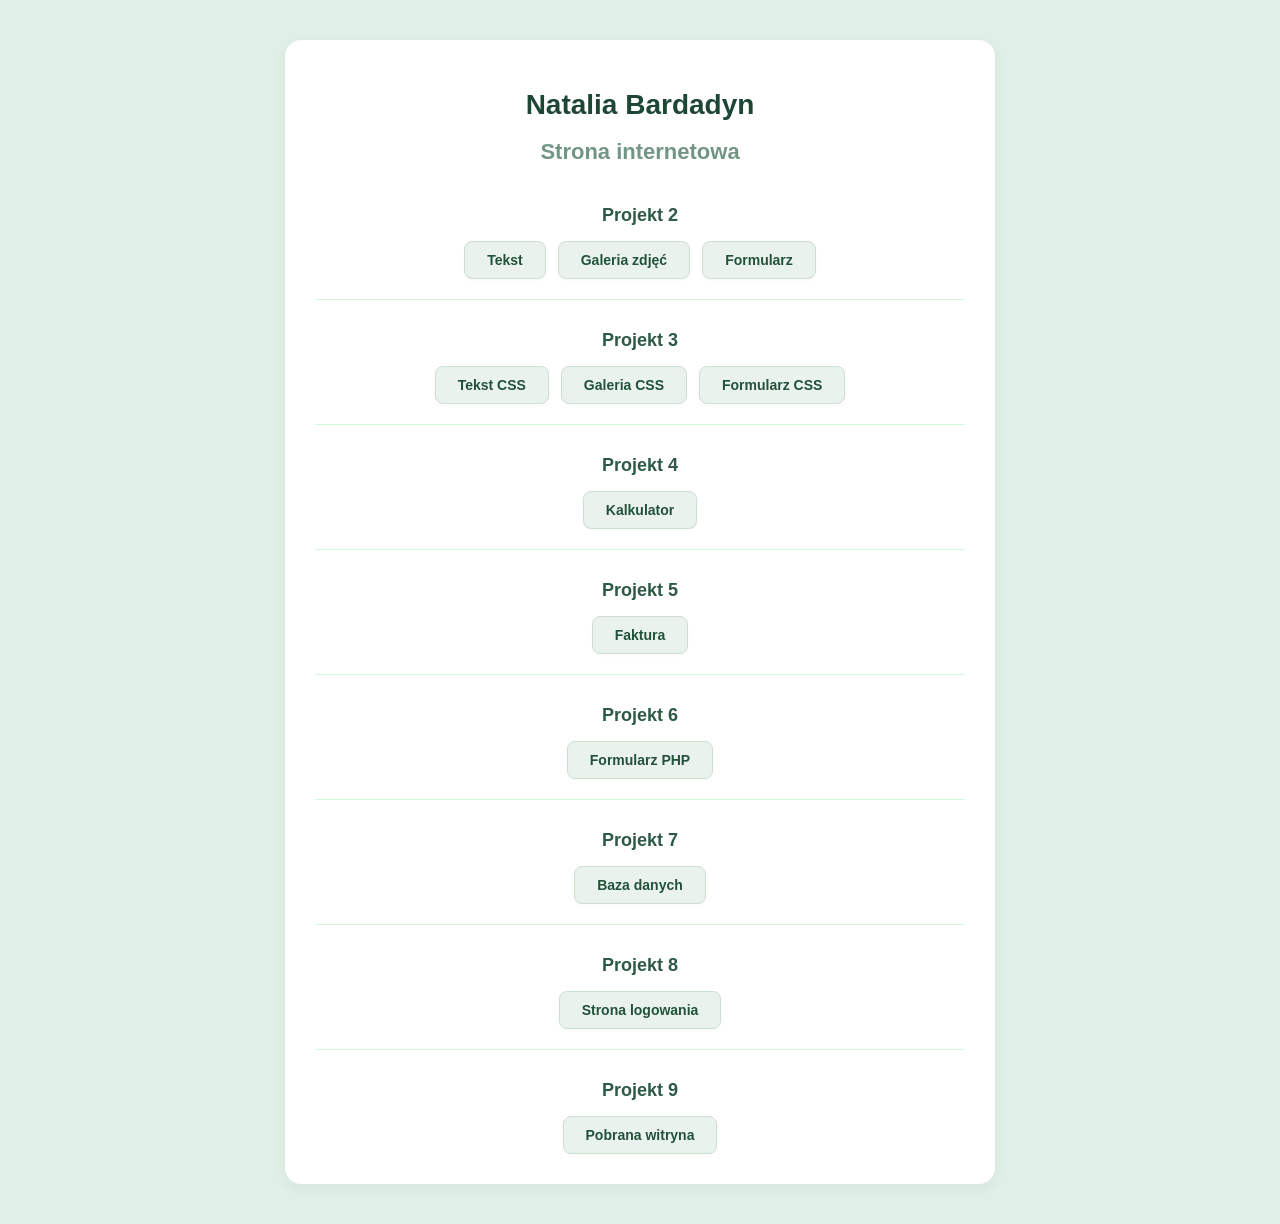
<file: index.html>
<!DOCTYPE html>
<html lang="pl">

<head>
  <meta charset="UTF-8">
  <link rel="stylesheet" href="mystyle.css">
  <title>Strona główna</title>
</head>

<body>

  <div class="card">
    <h1>Natalia Bardadyn </h1>
    <h2>Strona internetowa</h2>
    <div class="project-section">
      <p>Projekt 2</p>
      <div class="button-group">
        <a href="projekt2a/p2a.html" class="btn">Tekst</a>
        <a href="projekt2b/p2b.html" class="btn">Galeria zdjęć</a>
        <a href="projekt2c/p2c.html" class="btn">Formularz</a>
      </div>
    </div>

    <div class="project-section">
      <p>Projekt 3</p>
      <div class="button-group">
        <a href="projekt3a/p3a.html" class="btn">Tekst CSS</a>
        <a href="projekt3b/p3b.html" class="btn">Galeria CSS</a>
        <a href="projekt3c/p3c.html" class="btn">Formularz CSS</a>
      </div>
    </div>

    <div class="project-section">
      <p>Projekt 4</p>
      <div class="button-group">
        <a href="projekt4/p4.html" class="btn">Kalkulator</a>
      </div>
    </div>

    <div class="project-section">
      <p>Projekt 5</p>
      <div class="button-group">
        <a href="projekt5/p5.html" class="btn">Faktura</a>
      </div>
    </div>

    <div class="project-section">
      <p>Projekt 6</p>
      <div class="button-group">
        <a href="projekt6/p6.html" class="btn">Formularz PHP</a>
      </div>
    </div>

    <div class="project-section">
      <p>Projekt 7</p>
      <div class="button-group">
        <a href="projekt7/p7.php" class="btn">Baza danych</a>
      </div>
    </div>

    <div class="project-section">
      <p>Projekt 8</p>
      <div class="button-group">
        <a href="projekt8/p8.php" class="btn">Strona logowania</a>
      </div>
    </div>

    <div class="project-section">
      <p>Projekt 9</p>
      <div class="button-group">
        <a href="projekt9/p9.php" class="btn">Pobrana witryna</a>
      </div>
    </div>
  </div>


</body>

</html>
</file>
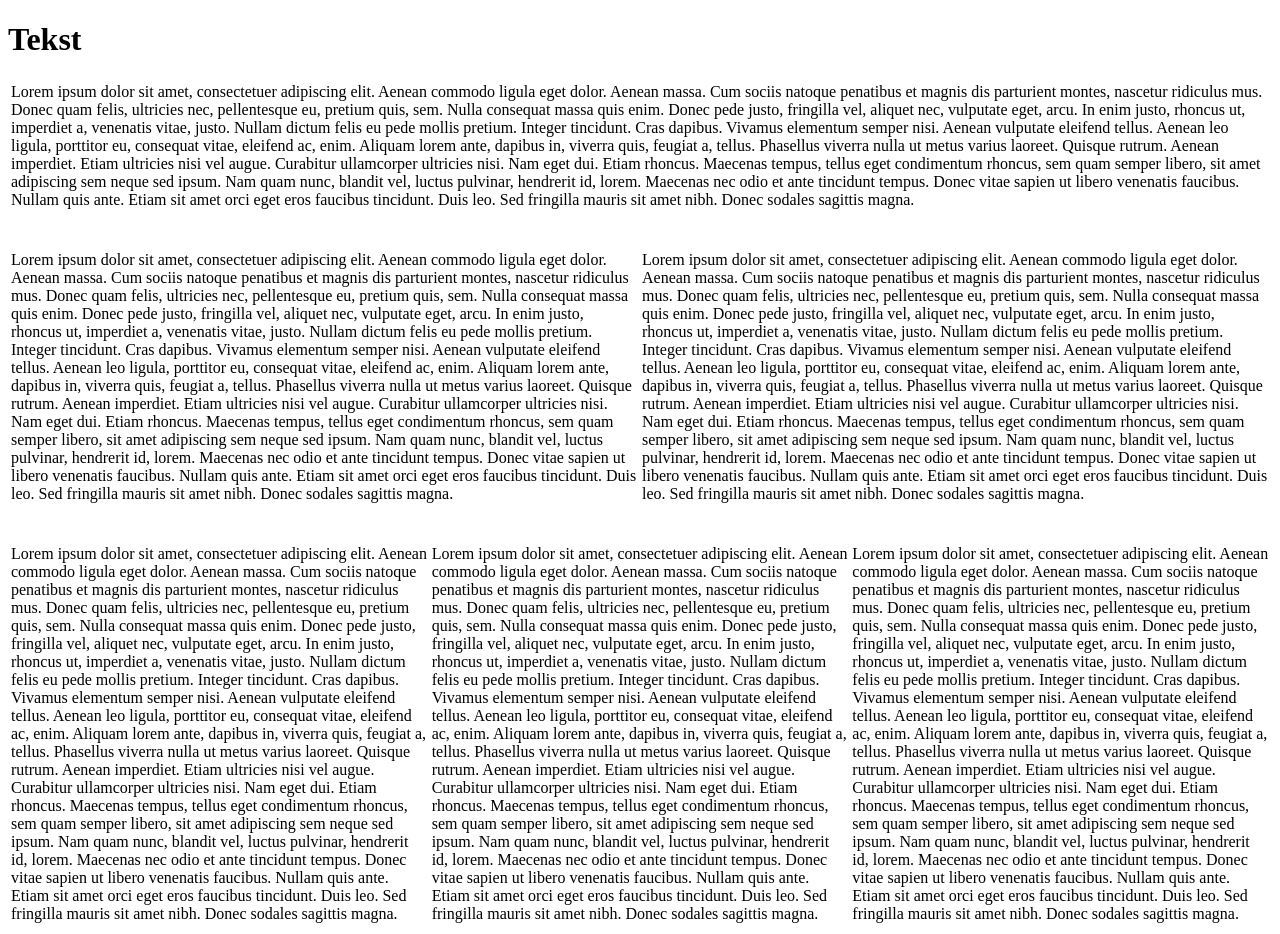
<file: projekt2a/p2a.html>
<!DOCTYPE html>
<html>
<head>
<meta charset="UTF-8">
<title>Strona z tekstem</title>
</head>
<body>

<h1>Tekst</h1>
<table>
<tr><td>Lorem ipsum dolor sit amet, consectetuer adipiscing elit. Aenean commodo ligula eget dolor. Aenean massa. Cum sociis natoque penatibus et magnis dis parturient montes, nascetur ridiculus mus. Donec quam felis, ultricies nec, pellentesque eu, pretium quis, sem. Nulla consequat massa quis enim. Donec pede justo, fringilla vel, aliquet nec, vulputate eget, arcu. In enim justo, rhoncus ut, imperdiet a, venenatis vitae, justo. Nullam dictum felis eu pede mollis pretium. Integer tincidunt. Cras dapibus. Vivamus elementum semper nisi. Aenean vulputate eleifend tellus. Aenean leo ligula, porttitor eu, consequat vitae, eleifend ac, enim. Aliquam lorem ante, dapibus in, viverra quis, feugiat a, tellus. Phasellus viverra nulla ut metus varius laoreet. Quisque rutrum. Aenean imperdiet. Etiam ultricies nisi vel augue. Curabitur ullamcorper ultricies nisi. Nam eget dui. Etiam rhoncus. Maecenas tempus, tellus eget condimentum rhoncus, sem quam semper libero, sit amet adipiscing sem neque sed ipsum. Nam quam nunc, blandit vel, luctus pulvinar, hendrerit id, lorem. Maecenas nec odio et ante tincidunt tempus. Donec vitae sapien ut libero venenatis faucibus. Nullam quis ante. Etiam sit amet orci eget eros faucibus tincidunt. Duis leo. Sed fringilla mauris sit amet nibh. Donec sodales sagittis magna.</td></tr></table><br><br>

<table>
<tr><td>Lorem ipsum dolor sit amet, consectetuer adipiscing elit. Aenean commodo ligula eget dolor. Aenean massa. Cum sociis natoque penatibus et magnis dis parturient montes, nascetur ridiculus mus. Donec quam felis, ultricies nec, pellentesque eu, pretium quis, sem. Nulla consequat massa quis enim. Donec pede justo, fringilla vel, aliquet nec, vulputate eget, arcu. In enim justo, rhoncus ut, imperdiet a, venenatis vitae, justo. Nullam dictum felis eu pede mollis pretium. Integer tincidunt. Cras dapibus. Vivamus elementum semper nisi. Aenean vulputate eleifend tellus. Aenean leo ligula, porttitor eu, consequat vitae, eleifend ac, enim. Aliquam lorem ante, dapibus in, viverra quis, feugiat a, tellus. Phasellus viverra nulla ut metus varius laoreet. Quisque rutrum. Aenean imperdiet. Etiam ultricies nisi vel augue. Curabitur ullamcorper ultricies nisi. Nam eget dui. Etiam rhoncus. Maecenas tempus, tellus eget condimentum rhoncus, sem quam semper libero, sit amet adipiscing sem neque sed ipsum. Nam quam nunc, blandit vel, luctus pulvinar, hendrerit id, lorem. Maecenas nec odio et ante tincidunt tempus. Donec vitae sapien ut libero venenatis faucibus. Nullam quis ante. Etiam sit amet orci eget eros faucibus tincidunt. Duis leo. Sed fringilla mauris sit amet nibh. Donec sodales sagittis magna.</td>
<td>Lorem ipsum dolor sit amet, consectetuer adipiscing elit. Aenean commodo ligula eget dolor. Aenean massa. Cum sociis natoque penatibus et magnis dis parturient montes, nascetur ridiculus mus. Donec quam felis, ultricies nec, pellentesque eu, pretium quis, sem. Nulla consequat massa quis enim. Donec pede justo, fringilla vel, aliquet nec, vulputate eget, arcu. In enim justo, rhoncus ut, imperdiet a, venenatis vitae, justo. Nullam dictum felis eu pede mollis pretium. Integer tincidunt. Cras dapibus. Vivamus elementum semper nisi. Aenean vulputate eleifend tellus. Aenean leo ligula, porttitor eu, consequat vitae, eleifend ac, enim. Aliquam lorem ante, dapibus in, viverra quis, feugiat a, tellus. Phasellus viverra nulla ut metus varius laoreet. Quisque rutrum. Aenean imperdiet. Etiam ultricies nisi vel augue. Curabitur ullamcorper ultricies nisi. Nam eget dui. Etiam rhoncus. Maecenas tempus, tellus eget condimentum rhoncus, sem quam semper libero, sit amet adipiscing sem neque sed ipsum. Nam quam nunc, blandit vel, luctus pulvinar, hendrerit id, lorem. Maecenas nec odio et ante tincidunt tempus. Donec vitae sapien ut libero venenatis faucibus. Nullam quis ante. Etiam sit amet orci eget eros faucibus tincidunt. Duis leo. Sed fringilla mauris sit amet nibh. Donec sodales sagittis magna.</td></tr></table><br><br>


<table>
<tr><td>Lorem ipsum dolor sit amet, consectetuer adipiscing elit. Aenean commodo ligula eget dolor. Aenean massa. Cum sociis natoque penatibus et magnis dis parturient montes, nascetur ridiculus mus. Donec quam felis, ultricies nec, pellentesque eu, pretium quis, sem. Nulla consequat massa quis enim. Donec pede justo, fringilla vel, aliquet nec, vulputate eget, arcu. In enim justo, rhoncus ut, imperdiet a, venenatis vitae, justo. Nullam dictum felis eu pede mollis pretium. Integer tincidunt. Cras dapibus. Vivamus elementum semper nisi. Aenean vulputate eleifend tellus. Aenean leo ligula, porttitor eu, consequat vitae, eleifend ac, enim. Aliquam lorem ante, dapibus in, viverra quis, feugiat a, tellus. Phasellus viverra nulla ut metus varius laoreet. Quisque rutrum. Aenean imperdiet. Etiam ultricies nisi vel augue. Curabitur ullamcorper ultricies nisi. Nam eget dui. Etiam rhoncus. Maecenas tempus, tellus eget condimentum rhoncus, sem quam semper libero, sit amet adipiscing sem neque sed ipsum. Nam quam nunc, blandit vel, luctus pulvinar, hendrerit id, lorem. Maecenas nec odio et ante tincidunt tempus. Donec vitae sapien ut libero venenatis faucibus. Nullam quis ante. Etiam sit amet orci eget eros faucibus tincidunt. Duis leo. Sed fringilla mauris sit amet nibh. Donec sodales sagittis magna.</td>
<td>Lorem ipsum dolor sit amet, consectetuer adipiscing elit. Aenean commodo ligula eget dolor. Aenean massa. Cum sociis natoque penatibus et magnis dis parturient montes, nascetur ridiculus mus. Donec quam felis, ultricies nec, pellentesque eu, pretium quis, sem. Nulla consequat massa quis enim. Donec pede justo, fringilla vel, aliquet nec, vulputate eget, arcu. In enim justo, rhoncus ut, imperdiet a, venenatis vitae, justo. Nullam dictum felis eu pede mollis pretium. Integer tincidunt. Cras dapibus. Vivamus elementum semper nisi. Aenean vulputate eleifend tellus. Aenean leo ligula, porttitor eu, consequat vitae, eleifend ac, enim. Aliquam lorem ante, dapibus in, viverra quis, feugiat a, tellus. Phasellus viverra nulla ut metus varius laoreet. Quisque rutrum. Aenean imperdiet. Etiam ultricies nisi vel augue. Curabitur ullamcorper ultricies nisi. Nam eget dui. Etiam rhoncus. Maecenas tempus, tellus eget condimentum rhoncus, sem quam semper libero, sit amet adipiscing sem neque sed ipsum. Nam quam nunc, blandit vel, luctus pulvinar, hendrerit id, lorem. Maecenas nec odio et ante tincidunt tempus. Donec vitae sapien ut libero venenatis faucibus. Nullam quis ante. Etiam sit amet orci eget eros faucibus tincidunt. Duis leo. Sed fringilla mauris sit amet nibh. Donec sodales sagittis magna.</td>
<td>Lorem ipsum dolor sit amet, consectetuer adipiscing elit. Aenean commodo ligula eget dolor. Aenean massa. Cum sociis natoque penatibus et magnis dis parturient montes, nascetur ridiculus mus. Donec quam felis, ultricies nec, pellentesque eu, pretium quis, sem. Nulla consequat massa quis enim. Donec pede justo, fringilla vel, aliquet nec, vulputate eget, arcu. In enim justo, rhoncus ut, imperdiet a, venenatis vitae, justo. Nullam dictum felis eu pede mollis pretium. Integer tincidunt. Cras dapibus. Vivamus elementum semper nisi. Aenean vulputate eleifend tellus. Aenean leo ligula, porttitor eu, consequat vitae, eleifend ac, enim. Aliquam lorem ante, dapibus in, viverra quis, feugiat a, tellus. Phasellus viverra nulla ut metus varius laoreet. Quisque rutrum. Aenean imperdiet. Etiam ultricies nisi vel augue. Curabitur ullamcorper ultricies nisi. Nam eget dui. Etiam rhoncus. Maecenas tempus, tellus eget condimentum rhoncus, sem quam semper libero, sit amet adipiscing sem neque sed ipsum. Nam quam nunc, blandit vel, luctus pulvinar, hendrerit id, lorem. Maecenas nec odio et ante tincidunt tempus. Donec vitae sapien ut libero venenatis faucibus. Nullam quis ante. Etiam sit amet orci eget eros faucibus tincidunt. Duis leo. Sed fringilla mauris sit amet nibh. Donec sodales sagittis magna.</td></tr></table>


</body>
</html>
</file>
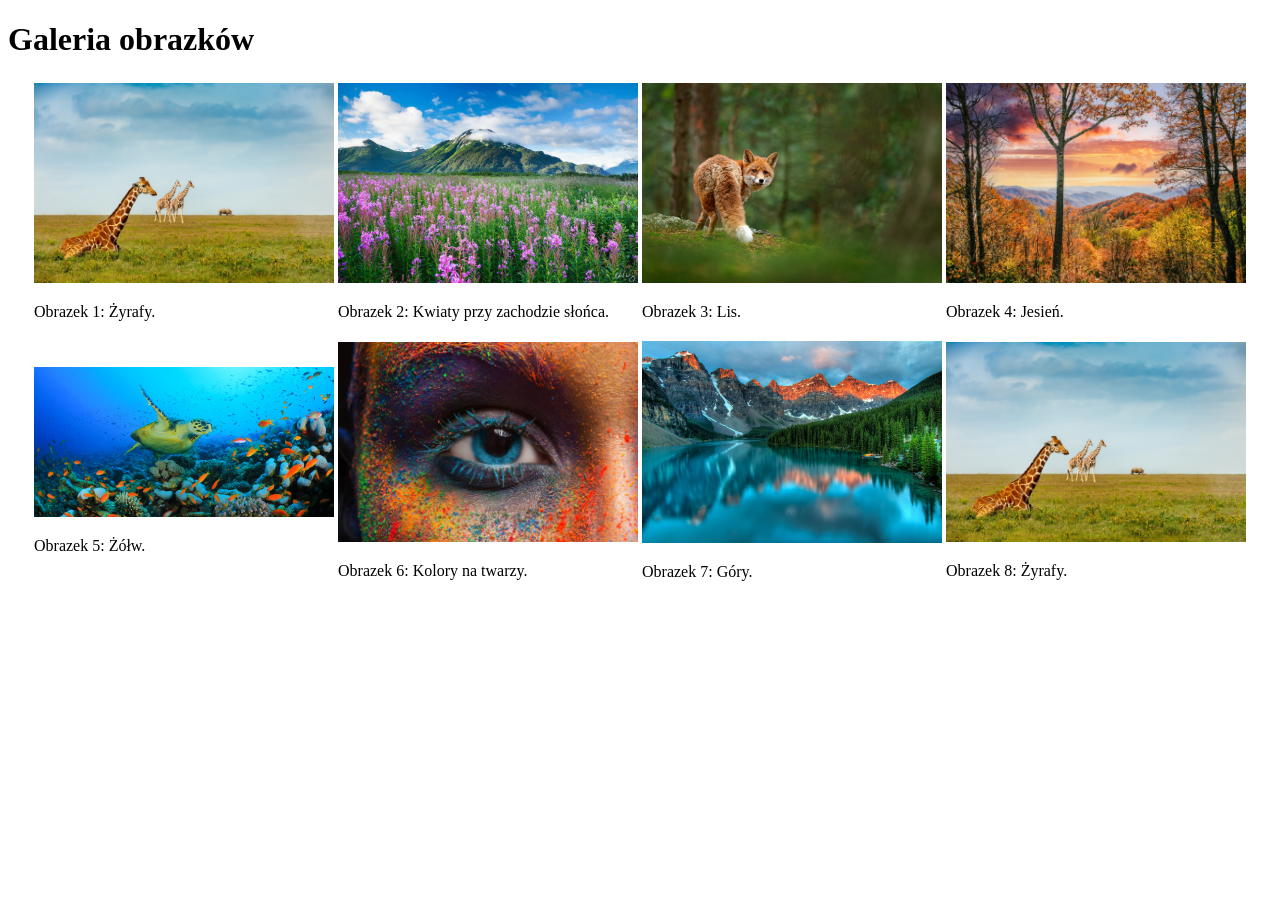
<file: projekt2b/p2b.html>
<!DOCTYPE html>
<html>
<head>
<meta charset="UTF-8">
<title>Strona galerii zdjęć</title>
</head>
<body>

<h1>Galeria obrazków</h1>

<table align = "center">
	<tr><td>
		<img src="zyrafy.jpg" alt="Żyrafy" width="300px">
		<p>Obrazek 1: Żyrafy.</p></td>
	<td>
		<img src="kwiaty.jpg" alt="Kwiaty" width="300px">
		<p>Obrazek 2: Kwiaty przy zachodzie słońca.</p></td>
	<td>
		<img src="lis.jpg" alt="Lis" width="300px">
		<p>Obrazek 3: Lis.</p></td>
	<td>
		<img src="jesien.jpg" alt="Jesieñ" width="300px">
		<p>Obrazek 4: Jesień.</p></td></tr>
	<tr><td>
		<img src="zolw.jpg" alt="Żółw" width="300px">
		<p>Obrazek 5: Żółw.</p></td>
	<td>
		<img src="colors.jpg" alt="Colory" width="300px">
		<p>Obrazek 6: Kolory na twarzy.</p></td>
	<td>
		<img src="gory.jpg" alt="Góry" width="300px">
		<p>Obrazek 7: Góry.</p></td>
	<td>
		<img src="zyrafy.jpg" alt="Żyrafy" width="300px">
		<p>Obrazek 8: Żyrafy.</p></td></tr>
</table>



</body>
</html>
</file>
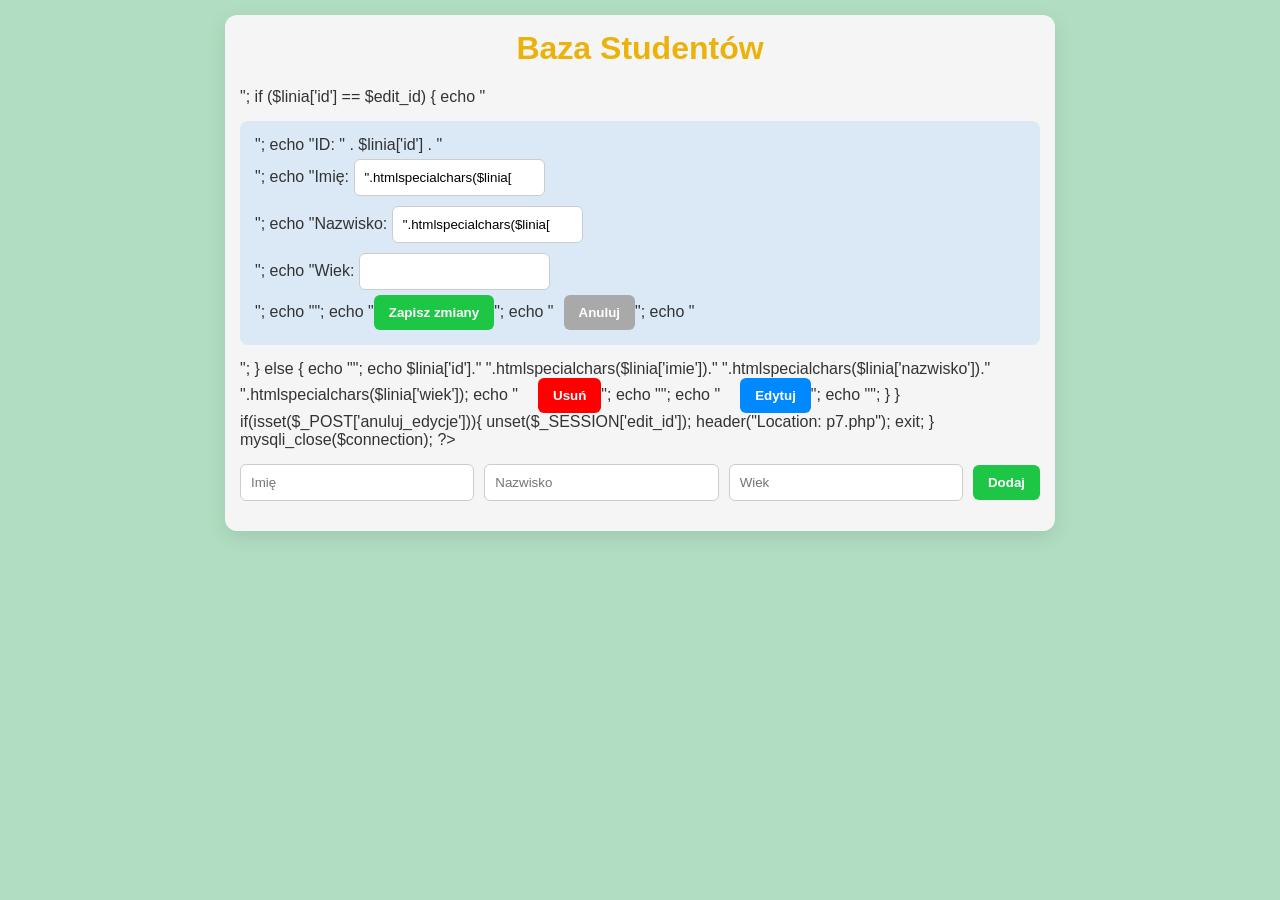
<file: projekt7/p7.html>
<!DOCTYPE html>
<html lang="pl">

<head>
    <meta charset="UTF-8">
    <link rel="stylesheet" href="p7style.css">
    <link rel="alternate" type="text" href="p7.txt">
    <title>Baza Studentów</title>
</head>
<body>
    <div class="container">
        <h1>Baza Studentów</h1>

        <?php
       session_start();
        $connection = mysqli_connect('localhost', 'natalia_user', 'BazyNatalia5.', 'nataliaba');

        if (isset($_POST["dodaj"])) {
            $imie = mysqli_real_escape_string($connection, $_POST["imie"]);
            $nazwisko = mysqli_real_escape_string($connection, $_POST["nazwisko"]);
            $wiek = mysqli_real_escape_string($connection, $_POST["wiek"]);
            $sql = "INSERT INTO student(imie,nazwisko,wiek) VALUES('$imie','$nazwisko','$wiek')";
            $wynik = mysqli_query($connection, $sql); 
            if (!$wynik) {
                echo "Błąd dodawania studenta: " . mysqli_error($connection);
            }
        }

        if (isset($_POST["usun"])){
            $id = $_POST["id"];
            $sql = "delete from student where id=".$id;
            $wynik2 = mysqli_query($connection, $sql);
            if (!$wynik2) {
                echo "Błąd usuwania studenta: " . mysqli_error($connection);
            }
        }

        if(isset($_POST["edytuj"])){
            $_SESSION['edit_id'] = (int)$_POST["id"];
            header("Location: p7.php"); 
            exit;
        }
       if(isset($_POST["zapisz_edycje"]) && isset($_POST["edit_id_field"])){
            $id = (int)$_POST["edit_id_field"];
            $imie = mysqli_real_escape_string($connection, $_POST["imie_edit"]);
            $nazwisko = mysqli_real_escape_string($connection, $_POST["nazwisko_edit"]);
            $wiek = mysqli_real_escape_string($connection, $_POST["wiek_edit"]);
            
            $sql = "UPDATE student SET imie='$imie', nazwisko='$nazwisko', wiek='$wiek' WHERE id='$id'";
            $wynik3 = mysqli_query($connection, $sql);
            
            if (!$wynik3) {
                echo "Błąd aktualizacji studenta: " . mysqli_error($connection);
            } else {
                echo "Student o ID $id zaktualizowany pomyślnie.";
            }
            
            unset($_SESSION['edit_id']);
            header("Location: p7.php");
            exit;
        }

        $sql="SELECT * FROM student";
        $wynik = mysqli_query($connection, $sql); 
        $edit_id = isset($_SESSION['edit_id']) ? $_SESSION['edit_id'] : 0;

        while($linia=mysqli_fetch_array($wynik))
        {
            echo "<hr>";
            
            if ($linia['id'] == $edit_id) {
                echo "<form action='p7.php' method='post'>";
                echo "ID: " . $linia['id'] . "<br>";
                echo "Imię: <input type='text' name='imie_edit' value='".htmlspecialchars($linia['imie'])."' required><br>";
                echo "Nazwisko: <input type='text' name='nazwisko_edit' value='".htmlspecialchars($linia['nazwisko'])."' required><br>";
                echo "Wiek: <input type='number' name='wiek_edit' value='".htmlspecialchars($linia['wiek'])."' required><br>";
                
                echo "<input type='hidden' name='edit_id_field' value='".$linia['id']."'>";
                echo "<input type='submit' name='zapisz_edycje' value='Zapisz zmiany'>";
                echo "<input type='submit' name='anuluj_edycje' value='Anuluj'>"; 
                echo "</form>";
                
            } else {
                echo "<form action='p7.php' method='post' style='display:inline;'>";
                echo $linia['id']." ".htmlspecialchars($linia['imie'])." ".htmlspecialchars($linia['nazwisko'])." ".htmlspecialchars($linia['wiek']);
                
                echo "<input type='submit' name='usun' value='Usuń'>"; 
                echo "<input type='hidden' name='id' value='".$linia['id']."'>";
                echo "<input type='submit' name='edytuj' value='Edytuj'>";
                echo "</form>";
            }
        }

        if(isset($_POST['anuluj_edycje'])){
            unset($_SESSION['edit_id']);
            header("Location: p7.php");
            exit;
        }          
        
          mysqli_close($connection);
        ?>

        <form action="p7.php" method="POST">
        <input type="text" name="imie" placeholder ="Imię" required>
        <input type="text" name="nazwisko" placeholder ="Nazwisko" required>
        <input type="text" name="wiek" placeholder ="Wiek" required>
        <input type="submit" name="dodaj" value="Dodaj">
        </form>
        
    </div>
</body>
</html>
</file>
<file: mystyle.css>
body {
  font-family: 'Segoe UI', Tahoma, Geneva, Verdana, sans-serif;
  background-color: #e0f0e6;
  color: #2c3e35;
  margin: 0;
  padding: 40px 20px;
  display: flex;
  flex-direction: column;
  align-items: center;
}

.card {
  max-width: 650px;
  width: 100%;
  background: #ffffff;
  padding: 30px;
  border-radius: 16px;
  box-shadow: 0 4px 15px rgba(0, 0, 0, 0.05);
}

h1 {
  text-align: center;
  color: #1e4634;
  font-size: 28px;
  margin-bottom: 10px;
}

h2 {
  text-align: center;
  color: #688f7cf0;
  font-size: 22px;
  margin-bottom: 40px;
}

.project-section {
  margin-bottom: 30px;
  border-bottom: 1px solid #d4f9da;
  padding-bottom: 20px;
}

.project-section:last-child {
  border-bottom: none;
  margin-bottom: 0;
  padding-bottom: 0;
}

p {
  color: #2d5a44;
  font-size: 18px;
  margin-bottom: 15px;
  font-weight: 600;
  text-align: center;
}

.button-group {
  display: flex;
  gap: 12px;
  flex-wrap: wrap;
  justify-content: center;
}

.btn {
  display: inline-block;
  text-decoration: none;
  background-color: #eaf2ed;
  color: #22523a;
  padding: 10px 22px;
  font-size: 14px;
  font-weight: bold;
  border-radius: 8px;
  border: 1px solid #cedecf;
  transition: all 0.25s ease;
  box-shadow: 0 2px 4px rgba(0, 0, 0, 0.02);
}

.btn:hover {
  background-color: #3b7a57;
  color: #ffffff;
  border-color: #3b7a57;
  transform: translateY(-2px);
  box-shadow: 0 4px 8px rgba(59, 122, 87, 0.2);
}
</file>
<file: projekt7/p7style.css>
body {
  font-family: sans-serif;
  background-color: #b1dec2;
  color: #333;
  margin: 0px;
  padding: 15px;
}

.container {
  max-width: 800px;
  margin: 0 auto;
  padding: 15px;
  background-color: whitesmoke;
  border-radius: 12px;
  box-shadow: 0 6px 20px rgba(0, 0, 0, 0.1);
}

h1 {
  margin-top: 0px;
  text-align: center;
  color: #eab20b;
  font-weight: 600;
}

hr {
  border: none;
  border-top: 1px solid #ddd;
  margin: 5px 0;
}

form {
  display: flex;
  gap: 10px;
  align-items: center;
  padding: 10px 0;
  flex-wrap: wrap;
}

input[type="text"],
input[type="number"] {
  padding: 10px;
  border: 1px solid #ccc;
  border-radius: 6px;
  flex-grow: 1;
  margin-bottom: 5px;
  margin-top: 5px;
  min-width: 120px;
  transition: border-color 0.3s;
}

input[type="text"]:focus,
input[type="number"]:focus {
  border-color: #007bff;
  outline: none;
  box-shadow: 0 0 5px rgba(0, 123, 255, 0.2);
}

input[type="submit"] {
  padding: 10px 15px;
  border: none;
  border-radius: 6px;
  color: white;
  cursor: pointer;
  font-weight: bold;
  transition: background-color 0.3s, transform 0.1s;
}

input[name="dodaj"],
input[name="zapisz_edycje"] {
  background-color: #1dc745;
}

input[name="dodaj"]:hover,
input[name="zapisz_edycje"]:hover {
  background-color: rgb(0, 172, 0);
}

input[name="edytuj"] {
  background-color: rgb(0, 136, 255);
  margin-left: 20px;
}

input[name="edytuj"]:hover {
  background-color: rgb(0, 102, 192);
}

input[name="usun"] {
  background-color: red;
  margin-left: 20px;
}

input[name="usun"]:hover {
  background-color: rgb(149, 0, 0);
}

input[name="anuluj_edycje"] {
  background-color: rgb(169, 169, 169);
  margin-left: 10px;
}

input[name="anuluj_edycje"]:hover {
  background-color: rgb(118, 118, 118);
}

form:has(input[name="zapisz_edycje"]) {
  background-color: #dae9f5;
  padding: 15px;
  border-radius: 8px;
  margin: 15px 0;
  display: block;
}
</file>
